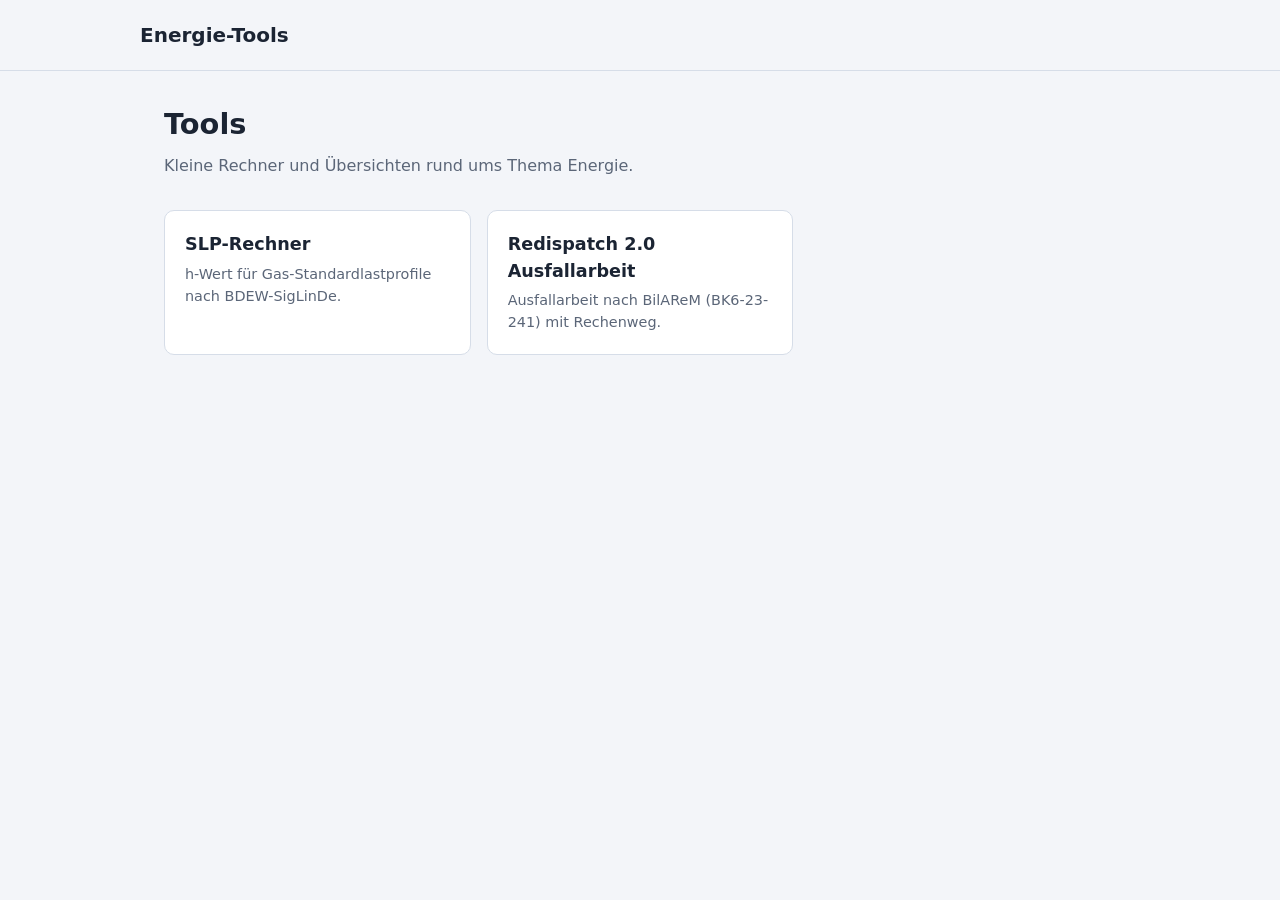
<file: index.html>
<!DOCTYPE html>
<html lang="de">
<head>
  <meta charset="UTF-8">
  <meta name="viewport" content="width=device-width, initial-scale=1.0">
  <title>Energie-Tools – Online-Rechner für die Energiewirtschaft</title>
  <meta name="description" content="Kostenlose Online-Rechner für die Energiewirtschaft: Redispatch-2.0-Ausfallarbeit nach BilAReM (BK6-23-241) und h-Wert für Gas-Standardlastprofile (BDEW SigLinDe) – mit Rechenweg.">
  <link rel="canonical" href="https://safadurimo.github.io/energie-tools/">
  <meta property="og:type" content="website">
  <meta property="og:locale" content="de_DE">
  <meta property="og:site_name" content="Energie-Tools">
  <meta property="og:title" content="Energie-Tools – Online-Rechner für die Energiewirtschaft">
  <meta property="og:description" content="Redispatch-2.0-Ausfallarbeit nach BilAReM und SLP-Gas-Rechner (SigLinDe) – kostenlos, mit Rechenweg.">
  <meta property="og:url" content="https://safadurimo.github.io/energie-tools/">
  <link rel="stylesheet" href="assets/css/style.css?v=7">
  <!-- Besucherstatistik: GoatCounter (cookielos, kein Consent-Banner nötig) -->
  <script data-goatcounter="https://safadurimo.goatcounter.com/count" async src="https://gc.zgo.at/count.js"></script>
</head>
<body>
  <header class="site-header">
    <div class="site-header__inner">
      <div class="site-header__brand"><a href="index.html">Energie-Tools</a></div>
    </div>
  </header>

  <main>
    <h1 class="page-title">Tools</h1>
    <p class="page-subtitle">Kleine Rechner und Übersichten rund ums Thema Energie.</p>

    <div class="tool-grid">
      <a class="tool-card" href="tools/slp-rechner.html">
        <h2 class="tool-card__title">SLP-Rechner</h2>
        <p class="tool-card__desc">h-Wert für Gas-Standardlastprofile nach BDEW-SigLinDe.</p>
      </a>

      <a class="tool-card" href="tools/redispatch-ausfallarbeit.html">
        <h2 class="tool-card__title">Redispatch 2.0 Ausfallarbeit</h2>
        <p class="tool-card__desc">Ausfallarbeit nach BilAReM (BK6-23-241) mit Rechenweg.</p>
      </a>
    </div>
  </main>
</body>
</html>
</file>
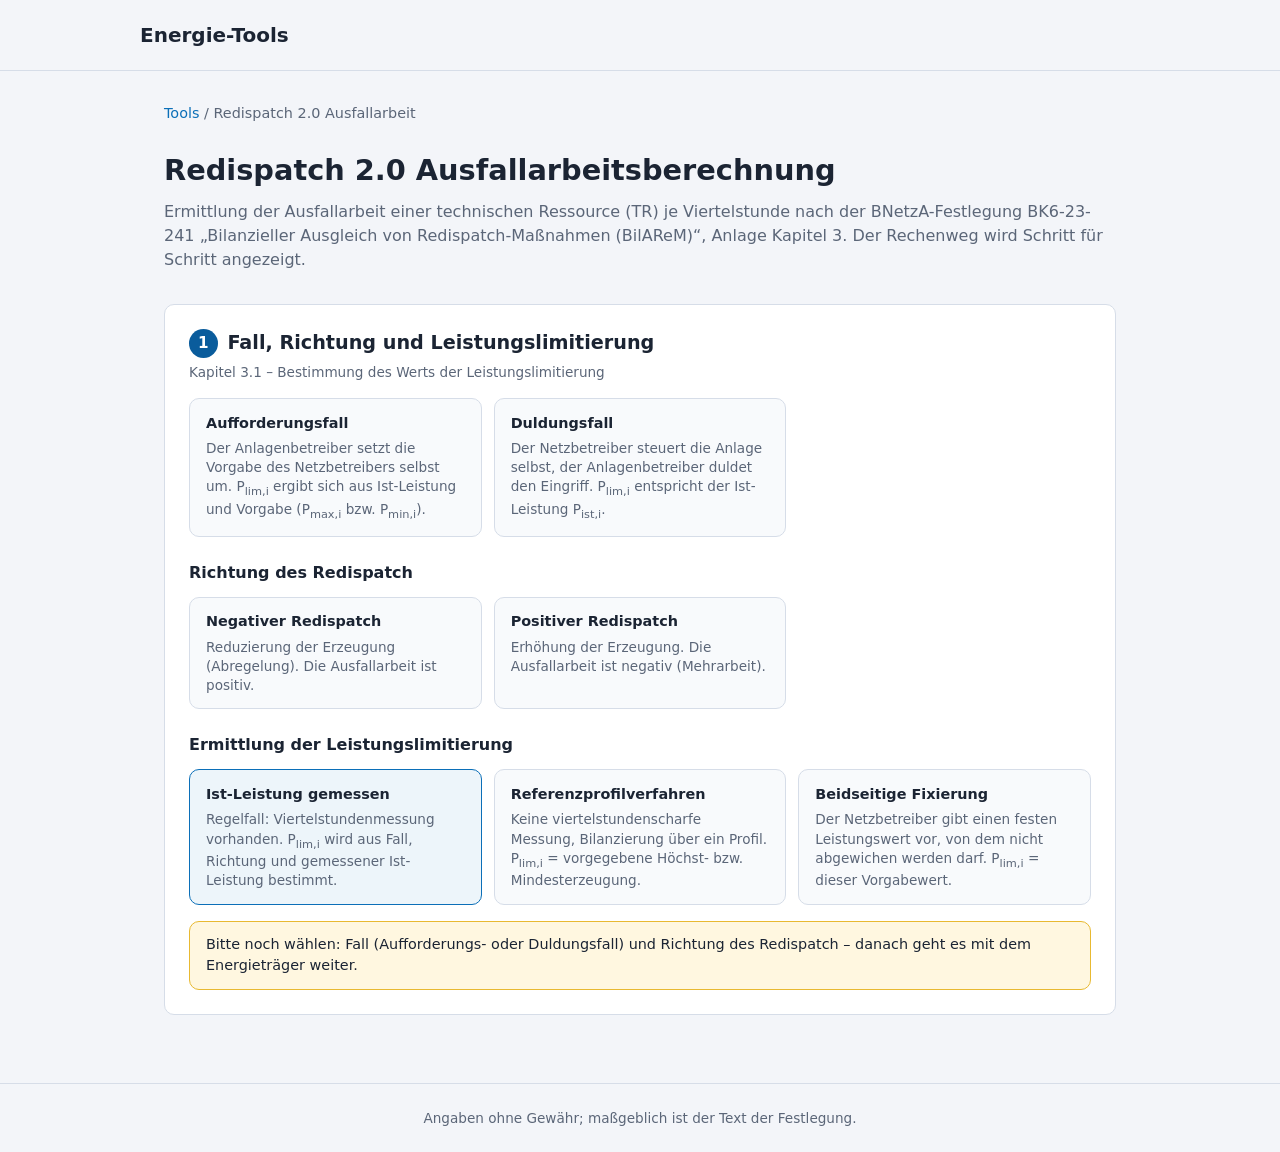
<file: tools/redispatch-ausfallarbeit.html>
<!DOCTYPE html>
<html lang="de">
<head>
  <meta charset="UTF-8">
  <meta name="viewport" content="width=device-width, initial-scale=1.0">
  <title>Redispatch 2.0 Ausfallarbeit berechnen (BilAReM, BK6-23-241) &mdash; Energie-Tools</title>
  <meta name="description" content="Ausfallarbeit einer technischen Ressource je Viertelstunde nach BNetzA-Festlegung BK6-23-241 (BilAReM) berechnen: Spitz-, Spitz-light- und Pauschalabrechnung für Wind, Solar und konventionelle Anlagen – mit Rechenweg und CSV-Export.">
  <link rel="canonical" href="https://safadurimo.github.io/energie-tools/tools/redispatch-ausfallarbeit.html">
  <meta property="og:type" content="website">
  <meta property="og:locale" content="de_DE">
  <meta property="og:site_name" content="Energie-Tools">
  <meta property="og:title" content="Redispatch 2.0 Ausfallarbeit berechnen (BilAReM)">
  <meta property="og:description" content="Ausfallarbeit je Viertelstunde nach BK6-23-241 – Spitz, Spitz light und Pauschal, mit Rechenweg und CSV-Export.">
  <meta property="og:url" content="https://safadurimo.github.io/energie-tools/tools/redispatch-ausfallarbeit.html">
  <link rel="stylesheet" href="../assets/css/style.css?v=7">
  <!-- Besucherstatistik: GoatCounter (cookielos, kein Consent-Banner nötig) -->
  <script data-goatcounter="https://safadurimo.goatcounter.com/count" async src="https://gc.zgo.at/count.js"></script>
</head>
<body>
  <header class="site-header">
    <div class="site-header__inner">
      <div class="site-header__brand"><a href="../index.html">Energie-Tools</a></div>
    </div>
  </header>

  <main>
    <p class="breadcrumb"><a href="../index.html">Tools</a> / Redispatch 2.0 Ausfallarbeit</p>

    <h1 class="page-title">Redispatch 2.0 Ausfallarbeitsberechnung</h1>
    <p class="page-subtitle">
      Ermittlung der Ausfallarbeit einer technischen Ressource (TR) je Viertelstunde nach der
      BNetzA-Festlegung BK6-23-241 „Bilanzieller Ausgleich von Redispatch-Maßnahmen (BilAReM)“,
      Anlage Kapitel 3. Der Rechenweg wird Schritt für Schritt angezeigt.
    </p>

    <section class="panel step" id="step-fall">
      <h2 class="step__title"><span class="step__nr">1</span> Fall, Richtung und Leistungslimitierung</h2>
      <p class="step__ref">Kapitel 3.1 – Bestimmung des Werts der Leistungslimitierung</p>
      <div class="choice-grid" id="choice-fall"></div>
      <h3 class="step__subtitle">Richtung des Redispatch</h3>
      <div class="choice-grid" id="choice-richtung"></div>
      <h3 class="step__subtitle">Ermittlung der Leistungslimitierung</h3>
      <div class="choice-grid" id="choice-limitierung"></div>
      <div class="formula-box formula-box--inline" id="limitierung-formel" hidden></div>
      <p class="message message--warn step__offen" id="fall-offen"></p>
    </section>

    <section class="panel step" id="step-traeger" hidden>
      <h2 class="step__title"><span class="step__nr">2</span> Energieträger / Art der Erzeugung</h2>
      <p class="step__ref">Kapitel 3.2 (fluktuierende Erzeugung) und 3.3 (nicht-fluktuierende Erzeugung)</p>
      <div class="choice-grid" id="choice-traeger"></div>
    </section>

    <section class="panel step" id="step-verfahren" hidden>
      <h2 class="step__title"><span class="step__nr">3</span> Abrechnungsvariante</h2>
      <p class="step__ref" id="verfahren-ref"></p>
      <div class="choice-grid" id="choice-verfahren"></div>
      <div id="verfahren-hinweis"></div>
    </section>

    <section class="panel step" id="step-eingaben" hidden>
      <h2 class="step__title"><span class="step__nr">4</span> Eingabeparameter</h2>
      <div class="formula-box" id="formel"></div>
      <div class="toolbar">
        <button type="button" class="button--secondary" id="beispiel-laden">Beispielwerte laden</button>
      </div>
      <div id="eingaben"></div>
    </section>

    <section class="panel step" id="step-ergebnis" hidden>
      <h2 class="step__title"><span class="step__nr">5</span> Ergebnis und Rechenweg</h2>
      <div id="ergebnis"></div>
    </section>
  </main>

  <footer class="site-footer">
    Angaben ohne Gewähr; maßgeblich ist der Text der Festlegung.
  </footer>

  <script src="../assets/js/redispatch-ausfallarbeit-methoden.js?v=7"></script>
  <script src="../assets/js/redispatch-ausfallarbeit.js?v=7"></script>
</body>
</html>
</file>
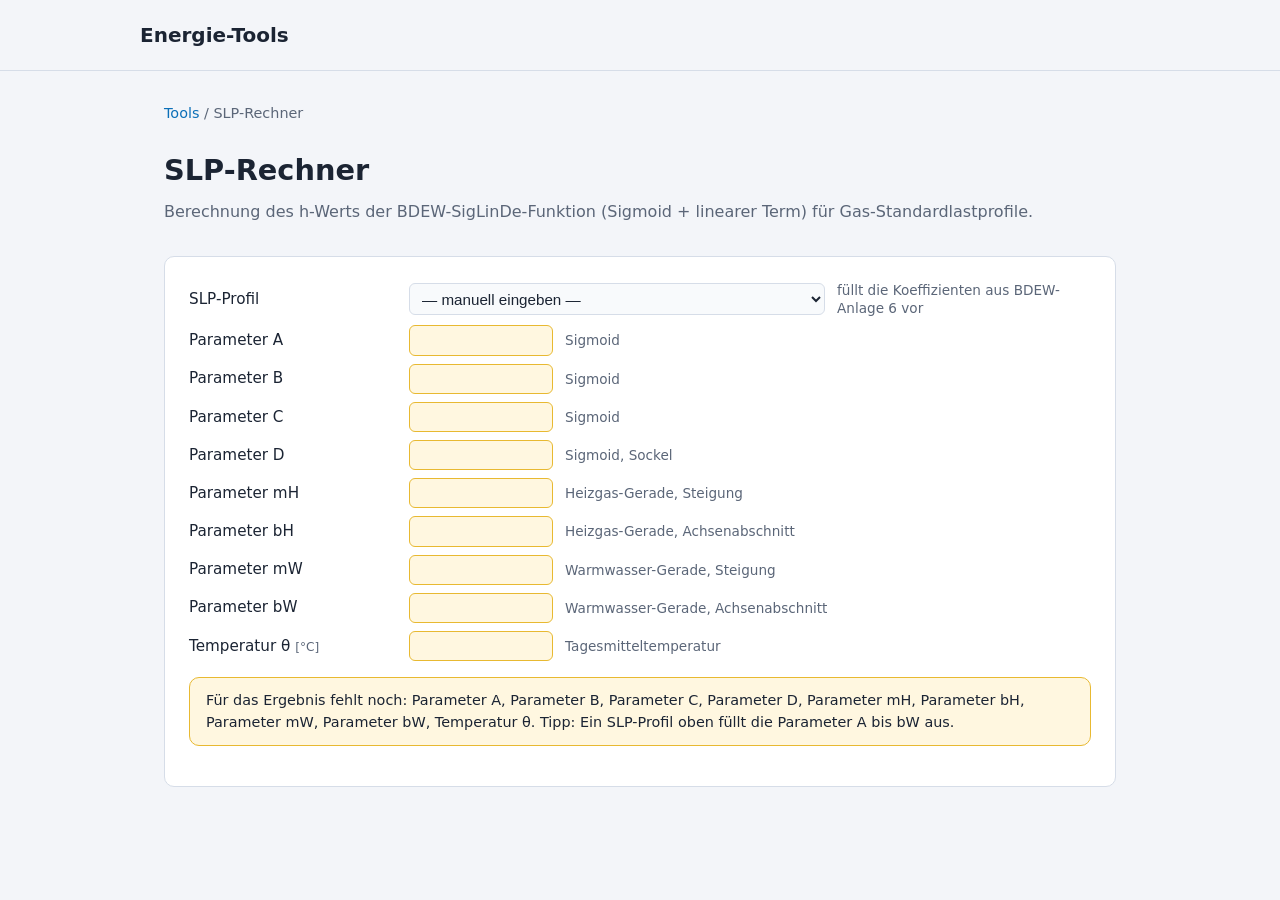
<file: tools/slp-rechner.html>
<!DOCTYPE html>
<html lang="de">
<head>
  <meta charset="UTF-8">
  <meta name="viewport" content="width=device-width, initial-scale=1.0">
  <title>SLP-Rechner Gas: h-Wert nach BDEW SigLinDe berechnen &mdash; Energie-Tools</title>
  <meta name="description" content="h-Wert der BDEW-SigLinDe-Funktion für Gas-Standardlastprofile online berechnen – alle Profile mit Koeffizienten aus dem BDEW-Leitfaden SLP Gas, Anlage 6.">
  <link rel="canonical" href="https://safadurimo.github.io/energie-tools/tools/slp-rechner.html">
  <meta property="og:type" content="website">
  <meta property="og:locale" content="de_DE">
  <meta property="og:site_name" content="Energie-Tools">
  <meta property="og:title" content="SLP-Rechner Gas: h-Wert nach BDEW SigLinDe">
  <meta property="og:description" content="h-Wert für Gas-Standardlastprofile nach BDEW-Leitfaden SLP Gas online berechnen.">
  <meta property="og:url" content="https://safadurimo.github.io/energie-tools/tools/slp-rechner.html">
  <link rel="stylesheet" href="../assets/css/style.css?v=7">
  <!-- Besucherstatistik: GoatCounter (cookielos, kein Consent-Banner nötig) -->
  <script data-goatcounter="https://safadurimo.goatcounter.com/count" async src="https://gc.zgo.at/count.js"></script>
</head>
<body>
  <header class="site-header">
    <div class="site-header__inner">
      <div class="site-header__brand"><a href="../index.html">Energie-Tools</a></div>
    </div>
  </header>

  <main>
    <p class="breadcrumb"><a href="../index.html">Tools</a> / SLP-Rechner</p>

    <h1 class="page-title">SLP-Rechner</h1>
    <p class="page-subtitle">Berechnung des h-Werts der BDEW-SigLinDe-Funktion (Sigmoid + linearer Term) für Gas-Standardlastprofile.</p>

    <div class="panel">
      <form id="slp-form">
        <div class="field field--select">
          <label for="profile-select">SLP-Profil</label>
          <select id="profile-select">
            <option value="">— manuell eingeben —</option>
          </select>
          <span class="field__hint">füllt die Koeffizienten aus BDEW-Anlage 6 vor</span>
        </div>
        <div class="field">
          <label for="param-a">Parameter A</label>
          <input type="number" id="param-a" step="any" required>
          <span class="field__hint">Sigmoid</span>
        </div>
        <div class="field">
          <label for="param-b">Parameter B</label>
          <input type="number" id="param-b" step="any" required>
          <span class="field__hint">Sigmoid</span>
        </div>
        <div class="field">
          <label for="param-c">Parameter C</label>
          <input type="number" id="param-c" step="any" required>
          <span class="field__hint">Sigmoid</span>
        </div>
        <div class="field">
          <label for="param-d">Parameter D</label>
          <input type="number" id="param-d" step="any" required>
          <span class="field__hint">Sigmoid, Sockel</span>
        </div>
        <div class="field">
          <label for="param-mh">Parameter mH</label>
          <input type="number" id="param-mh" step="any" required>
          <span class="field__hint">Heizgas-Gerade, Steigung</span>
        </div>
        <div class="field">
          <label for="param-bh">Parameter bH</label>
          <input type="number" id="param-bh" step="any" required>
          <span class="field__hint">Heizgas-Gerade, Achsenabschnitt</span>
        </div>
        <div class="field">
          <label for="param-mw">Parameter mW</label>
          <input type="number" id="param-mw" step="any" required>
          <span class="field__hint">Warmwasser-Gerade, Steigung</span>
        </div>
        <div class="field">
          <label for="param-bw">Parameter bW</label>
          <input type="number" id="param-bw" step="any" required>
          <span class="field__hint">Warmwasser-Gerade, Achsenabschnitt</span>
        </div>
        <div class="field">
          <label for="temperatur">Temperatur θ <span class="unit">[°C]</span></label>
          <input type="number" id="temperatur" step="any" required>
          <span class="field__hint">Tagesmitteltemperatur</span>
        </div>
      </form>

      <div id="result" class="result-box" style="margin-top: 1rem;"></div>
    </div>
  </main>

  <script src="../assets/js/slp-profile.js?v=7"></script>
  <script src="../assets/js/slp-rechner.js?v=7"></script>
</body>
</html>
</file>
<file: assets/css/style.css>
:root {
  color-scheme: light;
  --color-bg: #f3f5f9;
  --color-bg-alt: #f8fafc;
  --color-surface: #ffffff;
  --color-surface-hover: #f0f5fb;
  --color-border: #d6dde8;
  --color-text: #1b2433;
  --color-text-muted: #5b6678;
  --color-accent: #0b6fb8;
  --color-accent-strong: #0a5c9c;
  --color-accent-soft: rgba(11, 111, 184, 0.07);
  --color-accent-soft-border: rgba(11, 111, 184, 0.35);
  --color-warn-bg: #fff7e0;
  --color-warn-border: #e8b931;
  --color-error-bg: #fdecef;
  --color-error-border: #e0607a;
  --radius: 10px;
  --max-width: 1000px;
}

* {
  box-sizing: border-box;
}

html, body {
  margin: 0;
  padding: 0;
}

body {
  font-family: "Segoe UI", system-ui, -apple-system, Roboto, Helvetica, Arial, sans-serif;
  background: var(--color-bg);
  color: var(--color-text);
  min-height: 100vh;
  line-height: 1.5;
}

a {
  color: var(--color-accent);
  text-decoration: none;
}

a:hover {
  text-decoration: underline;
}

.site-header {
  border-bottom: 1px solid var(--color-border);
  padding: 1.25rem 1.5rem;
}

.site-header__inner {
  max-width: var(--max-width);
  margin: 0 auto;
  display: flex;
  align-items: baseline;
  justify-content: space-between;
  gap: 1rem;
  flex-wrap: wrap;
}

.site-header__brand {
  font-size: 1.25rem;
  font-weight: 700;
  color: var(--color-text);
}

.site-header__brand a {
  color: inherit;
}

.site-header__brand a:hover {
  text-decoration: none;
  color: var(--color-accent);
}

main {
  max-width: var(--max-width);
  margin: 0 auto;
  padding: 2rem 1.5rem 3rem;
}

.page-title {
  font-size: 1.8rem;
  margin: 0 0 0.5rem;
}

.page-subtitle {
  color: var(--color-text-muted);
  margin: 0 0 2rem;
}

.tool-grid {
  display: grid;
  grid-template-columns: repeat(auto-fill, minmax(240px, 1fr));
  gap: 1rem;
}

.tool-card {
  display: block;
  background: var(--color-surface);
  border: 1px solid var(--color-border);
  border-radius: var(--radius);
  padding: 1.25rem;
  transition: background 0.15s ease, transform 0.15s ease;
}

.tool-card:hover {
  background: var(--color-surface-hover);
  text-decoration: none;
  transform: translateY(-2px);
}

.tool-card__title {
  font-size: 1.1rem;
  font-weight: 600;
  color: var(--color-text);
  margin: 0 0 0.4rem;
}

.tool-card__desc {
  font-size: 0.9rem;
  color: var(--color-text-muted);
  margin: 0;
}

.breadcrumb {
  margin: 0 0 1.5rem;
  font-size: 0.9rem;
  color: var(--color-text-muted);
}

.panel {
  background: var(--color-surface);
  border: 1px solid var(--color-border);
  border-radius: var(--radius);
  padding: 1.5rem;
}

.badge {
  display: inline-block;
  font-size: 0.75rem;
  font-weight: 600;
  text-transform: uppercase;
  letter-spacing: 0.04em;
  color: var(--color-accent);
  background: var(--color-accent-soft);
  border: 1px solid var(--color-accent-soft-border);
  border-radius: 999px;
  padding: 0.2rem 0.6rem;
  margin-bottom: 0.75rem;
}

.site-footer {
  text-align: center;
  color: var(--color-text-muted);
  font-size: 0.85rem;
  padding: 1.5rem;
  border-top: 1px solid var(--color-border);
}

label {
  display: block;
  font-size: 0.9rem;
  color: var(--color-text-muted);
  margin-bottom: 0.35rem;
}

input, select {
  width: 100%;
  background: var(--color-bg-alt);
  border: 1px solid var(--color-border);
  color: var(--color-text);
  border-radius: 6px;
  padding: 0.55rem 0.7rem;
  font-size: 0.95rem;
}

input:focus, select:focus {
  outline: 2px solid var(--color-accent-strong);
  outline-offset: 1px;
}

button {
  background: var(--color-accent-strong);
  color: #fff;
  border: none;
  border-radius: 6px;
  padding: 0.6rem 1.2rem;
  font-size: 0.95rem;
  font-weight: 600;
  cursor: pointer;
}

button:hover {
  background: var(--color-accent);
}

textarea {
  width: 100%;
  max-width: 16rem;
  background: var(--color-bg-alt);
  border: 1px solid var(--color-border);
  color: var(--color-text);
  border-radius: 6px;
  padding: 0.55rem 0.7rem;
  font-family: Consolas, "Courier New", monospace;
  font-size: 0.9rem;
  margin-bottom: 1rem;
}

textarea:focus {
  outline: 2px solid var(--color-accent-strong);
  outline-offset: 1px;
}

/* Geführte Schritte (Redispatch-Rechner) */

.step {
  margin-bottom: 1.25rem;
}

.step__title {
  display: flex;
  align-items: center;
  gap: 0.6rem;
  font-size: 1.2rem;
  margin: 0 0 0.25rem;
}

.step__nr {
  display: inline-flex;
  align-items: center;
  justify-content: center;
  width: 1.8rem;
  height: 1.8rem;
  border-radius: 50%;
  background: var(--color-accent-strong);
  color: #fff;
  font-size: 0.95rem;
  flex-shrink: 0;
}

.step__ref {
  color: var(--color-text-muted);
  font-size: 0.85rem;
  margin: 0 0 1rem;
}

.step__subtitle {
  font-size: 1rem;
  margin: 1.5rem 0 0.75rem;
}

.choice-grid {
  display: grid;
  grid-template-columns: repeat(auto-fill, minmax(220px, 1fr));
  gap: 0.75rem;
}

.choice {
  position: relative;
  display: block;
  margin: 0;
  background: var(--color-bg-alt);
  border: 1px solid var(--color-border);
  border-radius: var(--radius);
  padding: 0.85rem 1rem;
  cursor: pointer;
  transition: border-color 0.15s ease, background 0.15s ease;
}

.choice:hover {
  border-color: var(--color-accent-strong);
}

.choice input {
  position: absolute;
  opacity: 0;
  width: 1px;
  height: 1px;
}

.choice:focus-within {
  outline: 2px solid var(--color-accent-strong);
  outline-offset: 1px;
}

.choice--active {
  border-color: var(--color-accent);
  background: var(--color-accent-soft);
}

.choice--disabled {
  opacity: 0.45;
  cursor: not-allowed;
}

.choice--disabled:hover {
  border-color: var(--color-border);
}

.choice__title {
  display: block;
  font-weight: 600;
  color: var(--color-text);
  margin-bottom: 0.3rem;
}

.choice__kap {
  font-size: 0.75rem;
  font-weight: 500;
  color: var(--color-accent);
  white-space: nowrap;
}

.choice__text {
  display: block;
  font-size: 0.85rem;
  color: var(--color-text-muted);
  line-height: 1.4;
}

.hint {
  font-size: 0.85rem;
  color: var(--color-text-muted);
  margin: 0.75rem 0;
}

.unit {
  color: var(--color-text-muted);
  font-weight: 400;
  font-size: 0.8em;
}

.formula-box {
  background: var(--color-bg-alt);
  border-left: 3px solid var(--color-accent);
  border-radius: 6px;
  padding: 0.85rem 1rem;
  margin-bottom: 1rem;
}

.formula-box__label {
  font-size: 0.75rem;
  text-transform: uppercase;
  letter-spacing: 0.04em;
  color: var(--color-text-muted);
  margin-bottom: 0.4rem;
}

.formula {
  font-family: "Cambria Math", Cambria, Georgia, serif;
  font-size: 1.05rem;
  margin: 0.25rem 0;
  overflow-x: auto;
}

.toolbar {
  margin-bottom: 0.5rem;
}

.checkbox {
  display: flex;
  align-items: flex-start;
  gap: 0.5rem;
  color: var(--color-text);
}

.checkbox input {
  width: auto;
  margin-top: 0.3rem;
}

.button--secondary {
  background: transparent;
  border: 1px solid var(--color-accent-strong);
  color: var(--color-accent);
}

.button--secondary:hover {
  background: var(--color-accent-soft);
}

.table-wrap {
  overflow-x: auto;
  margin-bottom: 1rem;
}

.data-table {
  border-collapse: collapse;
  font-size: 0.9rem;
}

.data-table th,
.data-table td {
  border-bottom: 1px solid var(--color-border);
  padding: 0.4rem 0.5rem;
  text-align: left;
  vertical-align: bottom;
}

.data-table th {
  font-weight: 600;
  color: var(--color-text);
}

.data-table input {
  width: 7.5rem;
  padding: 0.3rem 0.5rem;
  font-size: 0.9rem;
}

.data-table--result td:not(:first-child),
.data-table--result th:not(:first-child) {
  text-align: right;
}

.data-table tfoot td {
  font-weight: 600;
  border-top: 2px solid var(--color-border);
}

.nowrap {
  white-space: nowrap;
}

.strong {
  font-weight: 700;
  color: var(--color-accent);
}

.result-box {
  background: var(--color-accent-soft);
  border: 1px solid var(--color-accent-soft-border);
  border-radius: var(--radius);
  padding: 1rem 1.25rem;
  margin-bottom: 1rem;
}

.result-box__label {
  font-size: 0.85rem;
  color: var(--color-text-muted);
}

.result-box__value {
  font-size: 1.8rem;
  font-weight: 700;
  color: var(--color-accent);
}

.result-box__sub {
  font-size: 1rem;
  font-weight: 500;
  color: var(--color-text-muted);
}

.result-box__path {
  font-size: 0.85rem;
  color: var(--color-text-muted);
  margin-top: 0.25rem;
}

.message {
  border-radius: var(--radius);
  padding: 0.75rem 1rem;
  margin-bottom: 1rem;
  font-size: 0.9rem;
}

.message ul {
  margin: 0.4rem 0 0;
  padding-left: 1.2rem;
}

.message--error {
  background: var(--color-error-bg);
  border: 1px solid var(--color-error-border);
}

.message--warn {
  background: var(--color-warn-bg);
  border: 1px solid var(--color-warn-border);
}

.calc-block {
  background: var(--color-bg-alt);
  border: 1px solid var(--color-border);
  border-radius: 6px;
  padding: 0.6rem 1rem;
  margin-bottom: 0.6rem;
}

.calc-block summary {
  cursor: pointer;
  font-weight: 600;
}

.calc-block__title {
  font-weight: 600;
}

.calc-steps {
  margin: 0.5rem 0 0.25rem;
  padding-left: 1.4rem;
  font-size: 0.9rem;
}

.calc-steps li {
  margin-bottom: 0.35rem;
  overflow-wrap: anywhere;
}

.calc-note {
  color: var(--color-text-muted);
  font-size: 0.85em;
}

@media (max-width: 600px) {
  main {
    padding: 1.5rem 1rem 2.5rem;
  }

  .panel {
    padding: 1rem;
  }
}

.formula-box--inline {
  margin: 1rem 0 0;
}

.step__offen {
  margin: 1rem 0 0;
}

/* Kompakte Feldzeile: Bezeichnung | schmales Eingabefeld | Erläuterung */

.field {
  display: grid;
  grid-template-columns: 13rem 9rem 1fr;
  align-items: center;
  gap: 0.25rem 0.75rem;
  margin-bottom: 0.5rem;
}

.field label {
  margin: 0;
  color: var(--color-text);
  font-size: 0.95rem;
}

.field input,
.field select {
  padding: 0.35rem 0.5rem;
  font-size: 0.95rem;
}

.field--wide {
  grid-template-columns: 13rem 14rem 1fr;
}

.field--select {
  grid-template-columns: 13rem minmax(14rem, 26rem) 1fr;
}

.field__hint {
  font-size: 0.85rem;
  color: var(--color-text-muted);
  line-height: 1.35;
}

@media (max-width: 700px) {
  .field,
  .field--wide,
  .field--select {
    grid-template-columns: 1fr minmax(8rem, 12rem);
  }

  .field__hint {
    grid-column: 1 / -1;
  }
}

/* Noch fehlende oder ungültige Eingaben */

input.is-missing,
textarea.is-missing {
  border-color: var(--color-warn-border);
  background: var(--color-warn-bg);
}

.message .hint {
  margin: 0.5rem 0 0;
}
</file>
